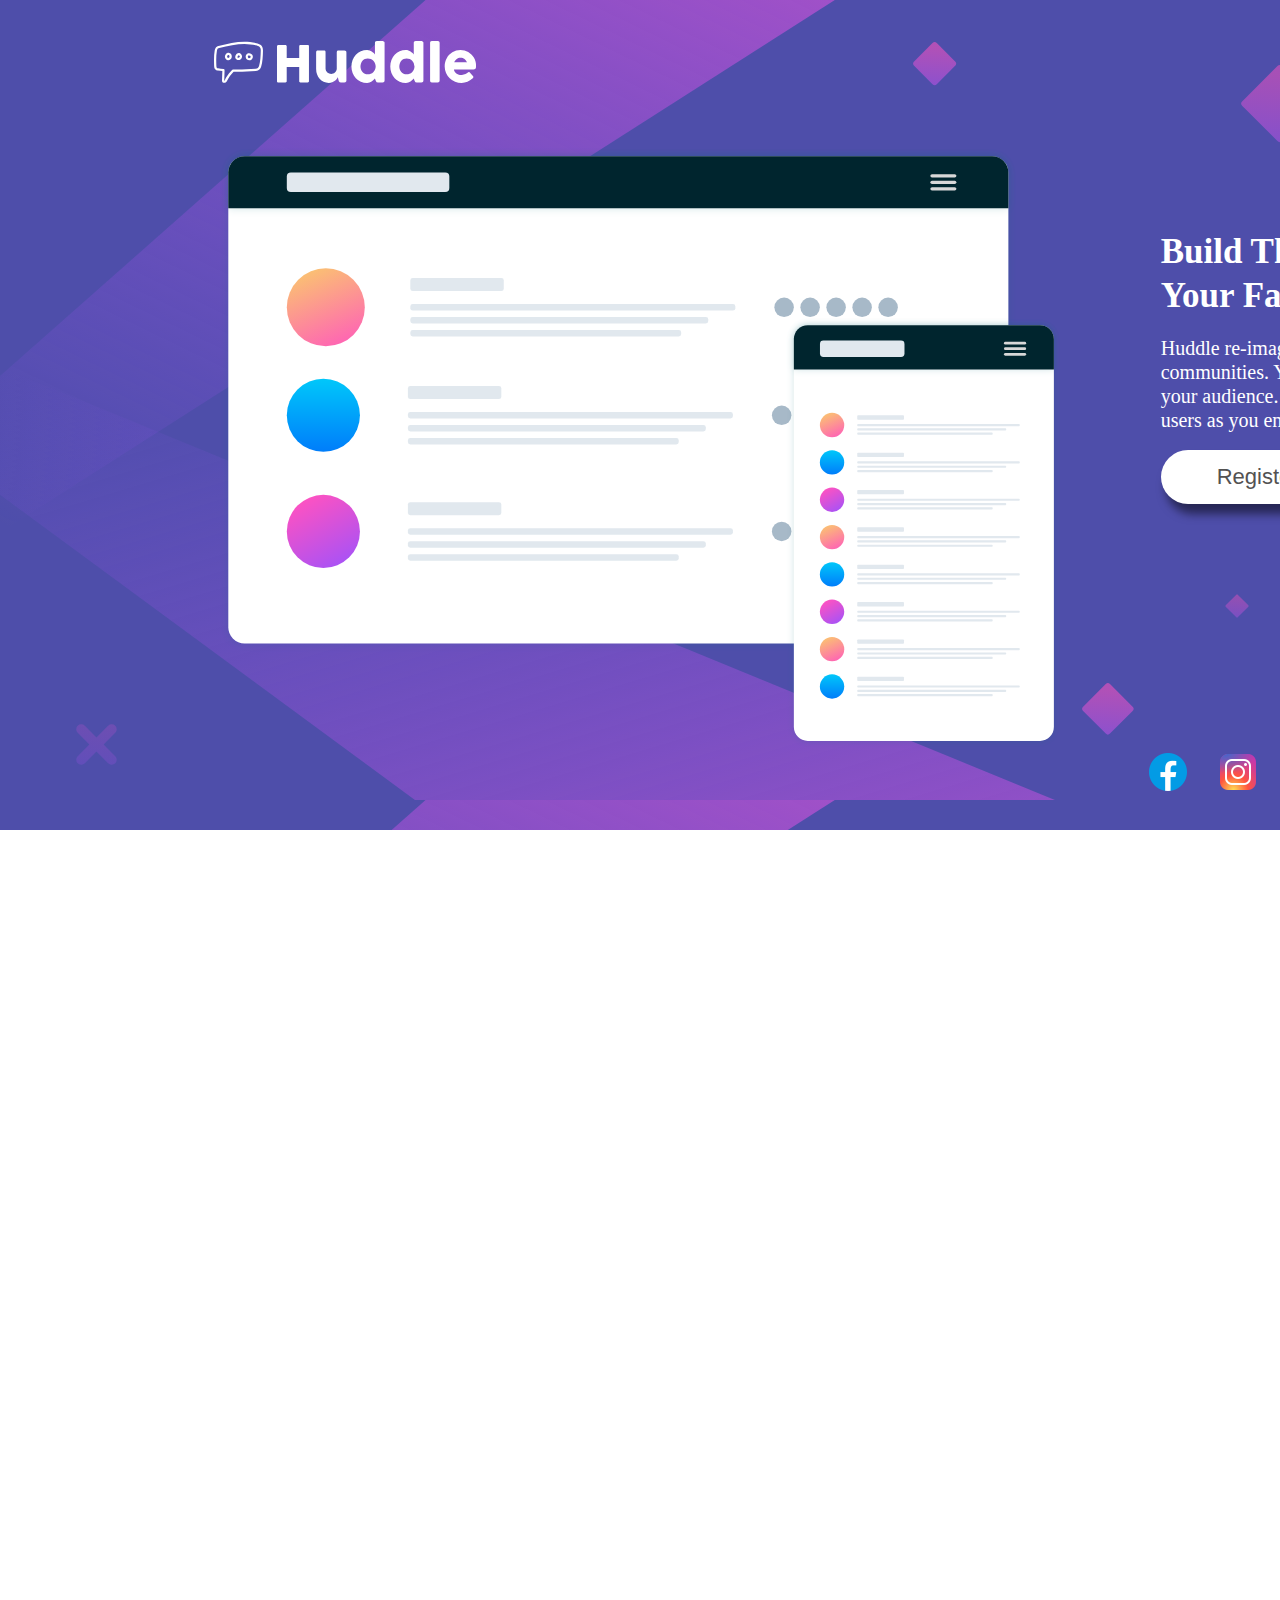
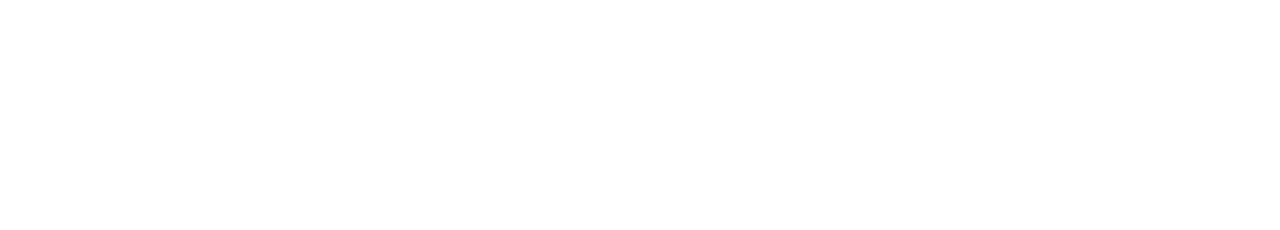
<file: huddle-landing-page-with-single-introductory-section-master/index.html>
<!DOCTYPE html>
<html lang="en">
<head>
  <meta charset="UTF-8">
  <meta name="viewport" content="width=device-width, initial-scale=1.0"> <!-- displays site properly based on user's device -->

  <!-- <link rel="icon" type="image/png" sizes="32x32" href="./images/favicon-32x32.png"> -->
  
  <title>Frontend Mentor | Huddle landing page with single introductory section</title>

  <!-- Feel free to remove these styles or customise in your own stylesheet 👍 -->
  <style>
    .attribution { font-size: 11px; text-align: center; }
    .attribution a { color: hsl(228, 45%, 44%); }

    *{
      padding:0;
      margin:0;
      box-sizing: border-box;
    }

    body{
      padding-bottom: 1000px;
    }

    

    .nav-bar img{
      margin-left:200px;
      margin-top:27px;
      height: 70px;
    }
    .container{
      background-image: url("images/bg-desktop.svg");
      background-color: rgb(78, 78, 170);
      height:830px;
      width:100%;
      display: flex;
      flex-direction: column;
      /* padding:28px; */
      /* margin:px; */
    }

    /* content section */
    .content-section{
      /* border: 2px solid red; */
      display: flex;
      flex-direction: row;
      margin-left: 120px;
      margin-top:29px;
    }

    .content-section img{
      height: 600px;
      margin-top:18px;
      margin-left:100px;
    }


    .content-section-desc{
      /* border: 1px solid red; */
      width:500px;
      height: 320px;
      display: flex;
      flex-direction: column;
      margin-top: 100px;
      margin-left: 100px;
    }

    .content-section-desc-heading h1{
      width: 360px;
      color:white;
      font-size: 35px;
      font-weight: 700;
      line-height: 44px;
      margin-bottom: 18px;
    }

    .content-section-desc-foot p{
      font-size: 20px;
      color: white;
      line-height: 24px;
      margin-bottom: 18px;
    }


    /* box shadow in this button */
    .content-section-desc-foot button{
      padding:14px 56px;
      font-size:22px;
      background-color: white;
      font-weight: 100;
      color:rgb(83, 82, 82);
      border-radius: 33px;
      border:none;
      /* box-shadow: rgb(133, 128, 128); */
      box-shadow: 5px 10px 10px rgb(0, 0, 0,0.5);

    }

    .footer-section{
      display: flex;
      justify-content: end;
      gap:22px;
      width:300px;
      margin-left:85%;
      /* border:1px solid red; */
    }


    .footer-section {
      display: flex;
      justify-content: center;
      align-items: center;
    }

    .footer-section img{
      height:48px;
    }

    /* 455 px for mobile devices */
    /* 455 - 750 tablet */
    /* 750 -1080 ultra wide monitors */

    @media only screen and (max-width: 1110px) {
  body {
    padding-bottom: 0; /* Reset the excessive padding */
  }

  .nav-bar img {
    margin-left: 20px; /* Adjust margin for logo */
    margin-top: 10px;
    height: 50px;
  }

  .container {
    background-image: none; /* Remove background image on smaller screens */
    height: auto; /* Allow container height to adjust */
  }

  .content-section {
    flex-direction: column; /* Stack content vertically */
    margin-left: 20px; /* Adjust margin for content section */
    margin-top: 10px;
  }

  .content-section img {
    height: auto; /* Make image responsive */
    margin-left: 0; /* Center image */
    margin-bottom: 20px; /* Space between image and text */
  }

  .content-section-desc {
    width: 100%; /* Take full width on smaller screens */
    margin: 0 20px; /* Adjust margins */
  }

  .content-section-desc-heading h1 {
    width: 100%; /* Full width for heading */
    font-size: 28px; /* Decrease font size */
    line-height: 36px; /* Adjust line height */
    margin-bottom: 12px; /* Adjust spacing */
  }

  .content-section-desc-foot {
    margin-bottom: 20px; /* Space between text and button */
  }

  .footer-section {
    justify-content: center; /* Center align footer icons */
    margin-left: 0; /* Reset margin */
  }

  .footer-section img {
    height: 40px; /* Adjust footer icon size */
    margin: 0 10px; /* Adjust spacing between icons */
  }

  .content-section-desc-foot button {
    padding: 12px 40px; /* Adjust button padding */
    font-size: 18px; /* Decrease button font size */
  }
}

  </style>
</head>
<body>

  <!-- main div -->
  <div class="container">
    <!-- nav bar logo section -->
    <div class="nav-bar">
      <img src="images/logo.svg" alt="logo image" height="50px">
    </div>

    <!-- content section -->
    <div class="content-section">
      <img src="images/illustration-mockups.svg" alt="image-landing-page" >
      <div class="content-section-desc">

        <div class="content-section-desc-heading">
          <h1>Build The Community Your Fans Will Love</h1>
        </div>  

        <div class="content-section-desc-foot">
          <p>  Huddle re-imagines the way we build communities. You have a voice, but so does your audience. 
            Create connections with your users as you engage in genuine discussion. </p>
            <button>Register</button>
        </div>
      </div>
    </div>

    <!-- footer links -->
    <div class="footer-section">
      <img src="images/download.png" alt="facebook logo">
      <img src="images/download (1).png" alt="instagram logo">
      <img src="images/download (2).png" alt="x logo" >
    </div>
  </div>


<!-- <footer>
    <p class="attribution">
      Challenge by <a href="https://www.frontendmentor.io?ref=challenge" target="_blank">Frontend Mentor</a>. 
      Coded by <a href="#">ashish karki</a>.
    </p>
  </footer>  -->
</body>
</html>
</file>
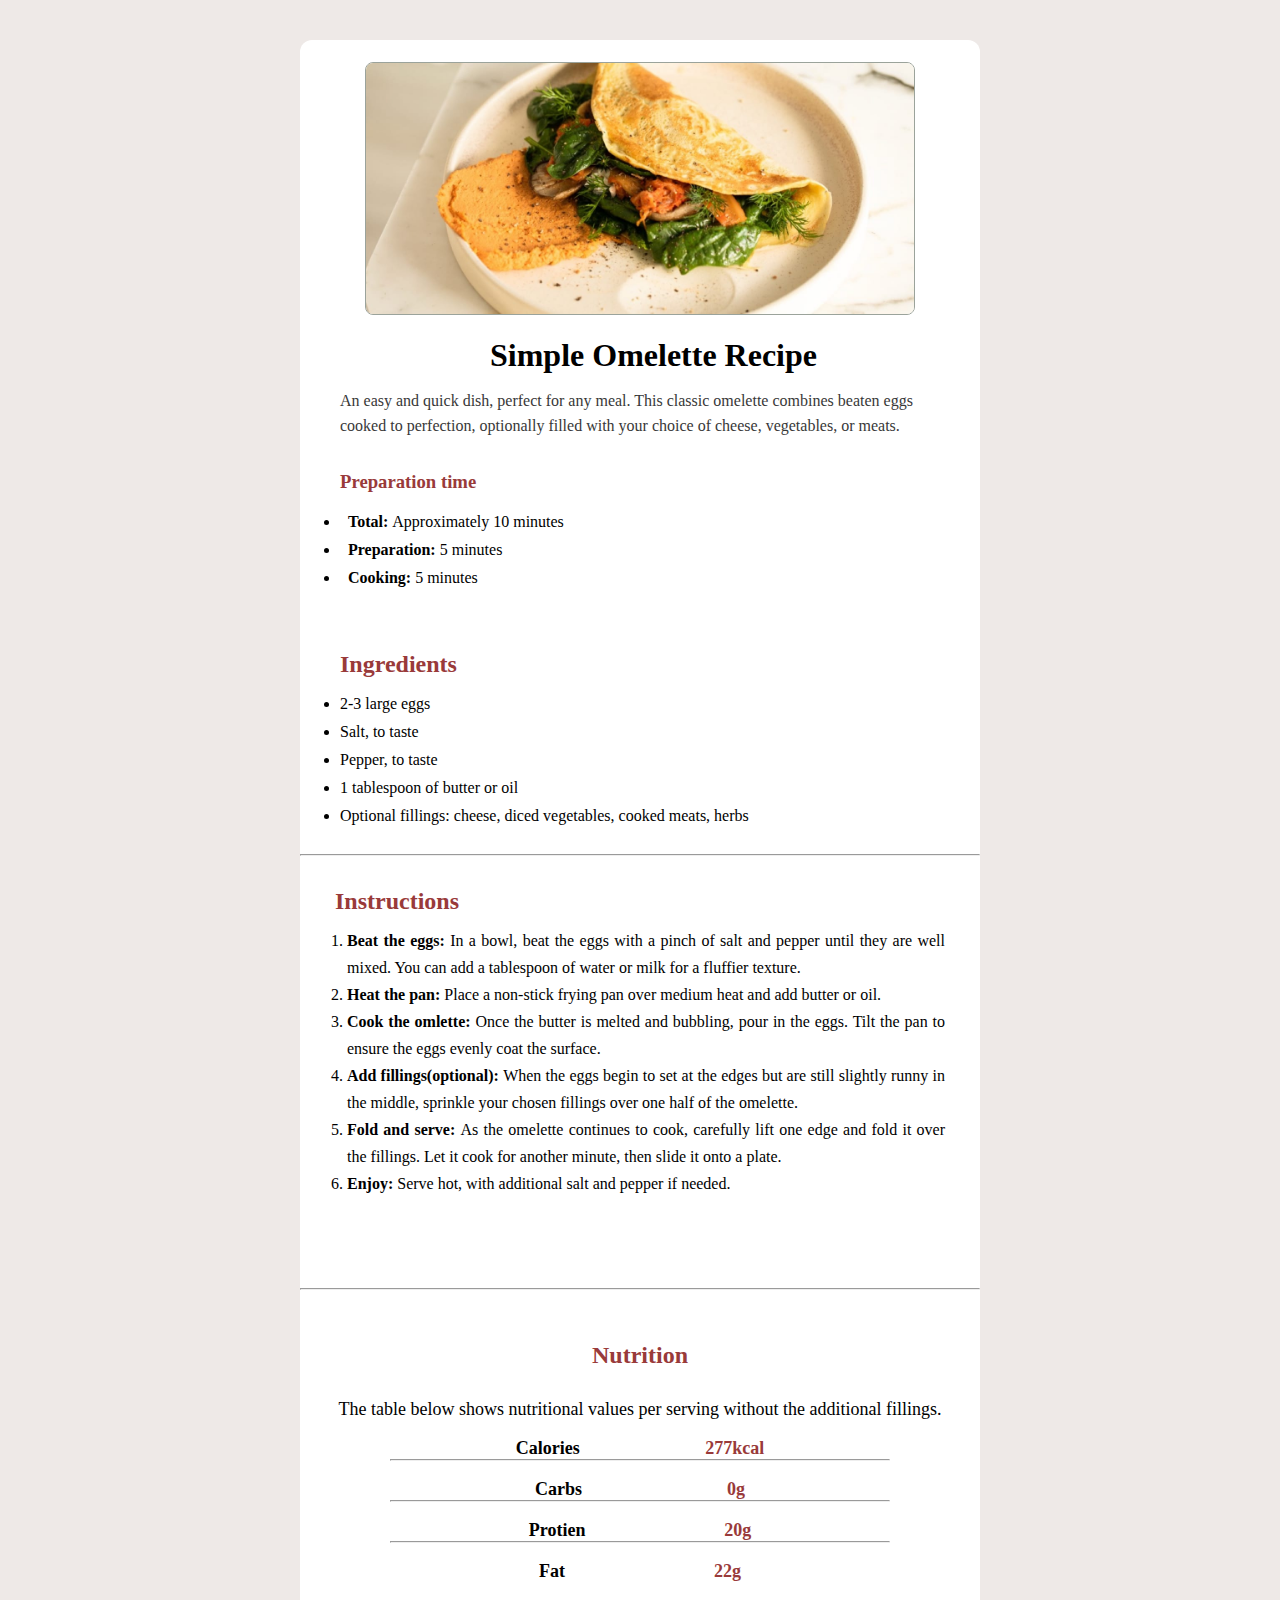
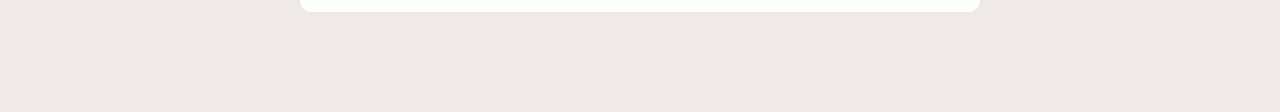
<file: recipe-page-main/index.html>
<!DOCTYPE html>
<html lang="en">
<head>
  <meta charset="UTF-8">
  <meta name="viewport" content="width=device-width, initial-scale=1.0"> <!-- displays site properly based on user's device -->

  <link rel="icon" type="image/png" sizes="32x32" href="./assets/images/favicon-32x32.png">
  
  <title>Frontend Mentor | Recipe page</title>
  <link rel="preconnect" href="https://fonts.googleapis.com">
<link rel="preconnect" href="https://fonts.gstatic.com" crossorigin>
<link href="https://fonts.googleapis.com/css2?family=Young+Serif&display=swap" rel="stylesheet">

  <!-- Feel free to remove these styles or customise in your own stylesheet 👍 -->

  <link rel="stylesheet" href="style.css">
</head>
<body>
  <div class="container">
    <img class="omlette-image" src="assets/images/image-omelette.jpeg" alt="omelette images">
    <!-- below image -->
    <div class="container-desc">
      <h1>  Simple Omelette Recipe</h1>
      <p> An easy and quick dish, perfect for any meal. This classic omelette combines beaten eggs cooked 
        to perfection, optionally filled with your choice of cheese, vegetables, or meats.</p>
    </div>
   
    <div class="container-preparation_time">
        <h3>  Preparation time</h3>
        <div>
          <li><span class="prep-title">Total: </span> Approximately 10 minutes </li> 
          <li><span class="prep-title">Preparation: </span> 5 minutes</li>
          <li><span class="prep-title">Cooking: </span> 5 minutes</li>
        </div>
    </div>

    <!-- ingredients container -->
    <div class="ingredients-container">
      <h2>Ingredients</h2>
      <li> 2-3 large eggs</li>
      <li>Salt, to taste</li>
      <li>Pepper, to taste</li>
      <li>1 tablespoon of butter or oil</li>
      <li>Optional fillings: cheese, diced vegetables, cooked meats, herbs</li>
    </div>
    <hr style="margin-top: 22px;">
    <!-- instructions container -->
      <div class="instructions-container">
        <h2>Instructions</h2>
        <ol type="1"> 
          <li><span>Beat the eggs: </span>In a bowl, beat the eggs with a pinch of salt and pepper until they are well mixed. 
            You can add a tablespoon of water or milk for a fluffier texture.</li>
          <li><span>Heat the pan: </span> Place a non-stick frying pan over medium heat and add butter or oil.</li>
          <li><span>Cook the omlette: </span>Once the butter is melted and bubbling, pour in the eggs. Tilt the pan to ensure 
            the eggs evenly coat the surface.</li>
          <li><span>Add fillings(optional): </span> When the eggs begin to set at the edges but are still slightly runny in the 
            middle, sprinkle your chosen fillings over one half of the omelette.</li>
          <li><span>Fold and serve: </span> As the omelette continues to cook, carefully lift one edge and fold it over the 
            fillings. Let it cook for another minute, then slide it onto a plate.
          </li>
          <li><span>Enjoy: </span>Serve hot, with additional salt and pepper if needed.
          </li>
        </ol>
         
      </div>
      <hr>

      <!-- nutrition container -->
      <div class="nutrition-container">
        <h2>Nutrition</h2>
        <p>The table below shows nutritional values per serving without the additional fillings.</p>
        <div class="nutrition-container-desc">
          <p>Calories <span>277kcal</span></p>
          <hr>
          <p>Carbs <span>0g</span></p>
          <hr>
          <p>Protien <span>20g</span></p>
          <hr>
          <p>Fat <span>22g</span></p>
        </div>
     
      
      </div>
  </div>

</body>
</html>
</file>
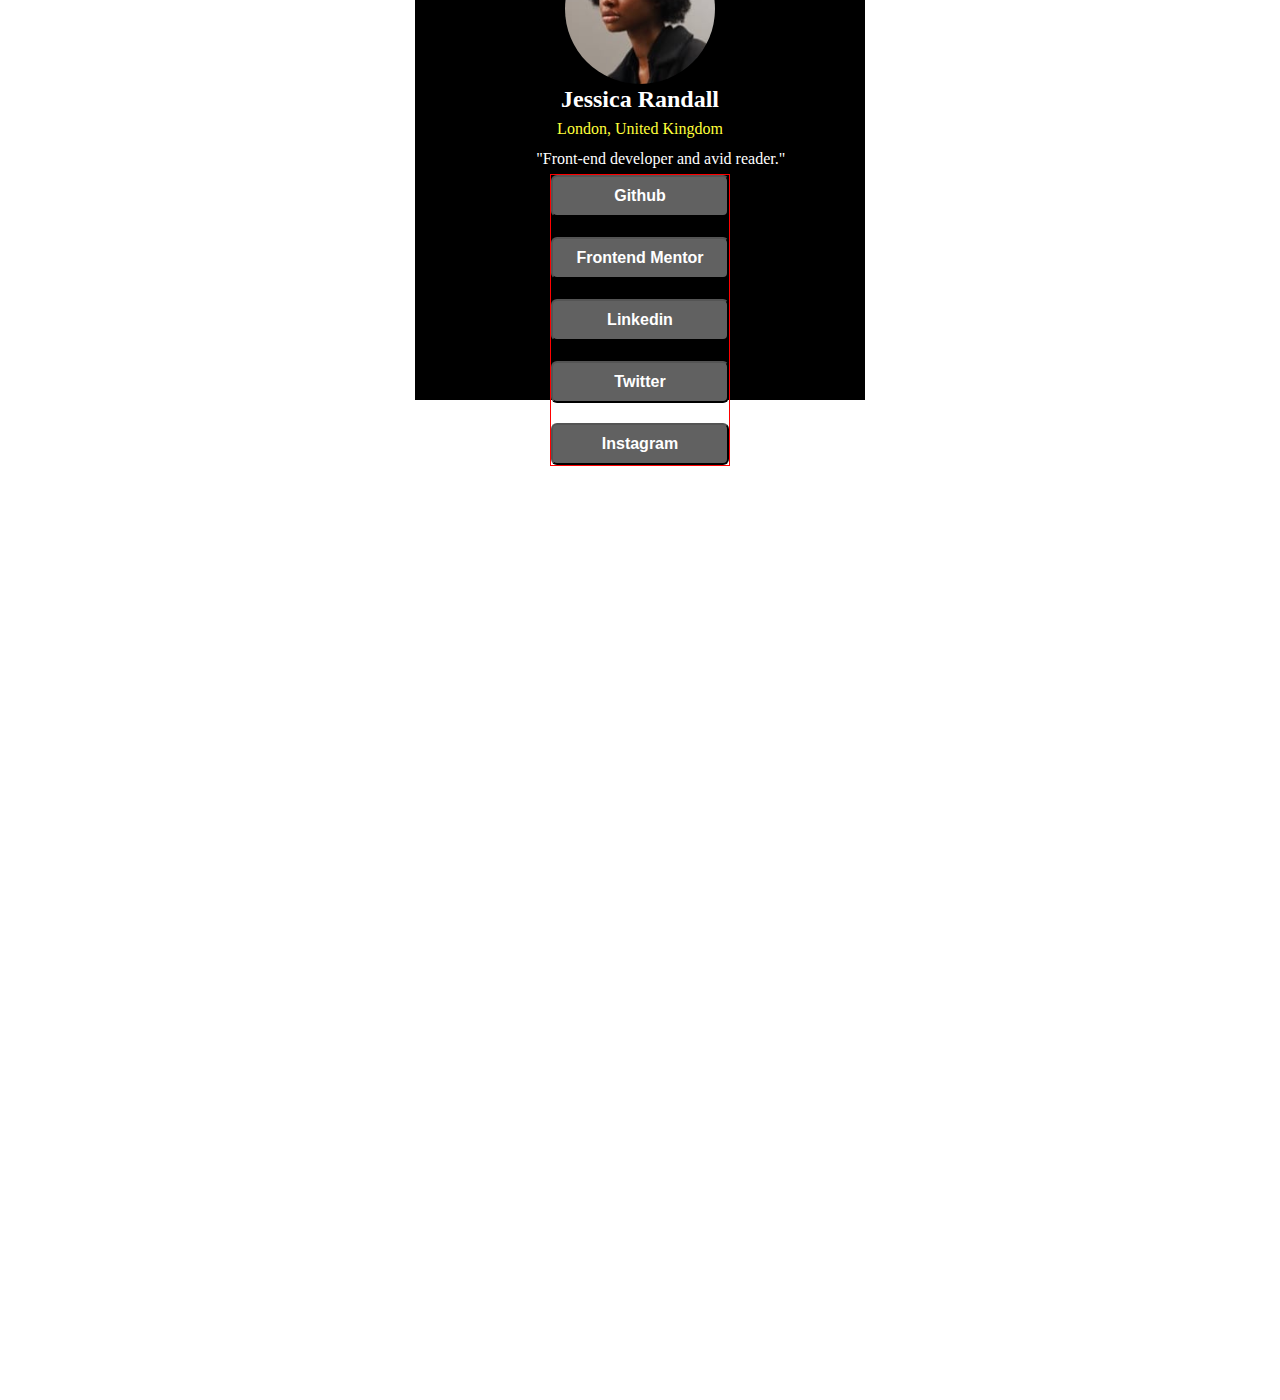
<file: social-links-profile-main/index.html>
<!DOCTYPE html>
<html lang="en">
<head>
  <meta charset="UTF-8">
  <meta name="viewport" content="width=device-width, initial-scale=1.0"> <!-- displays site properly based on user's device -->

  <link rel="icon" type="image/png" sizes="32x32" href="./assets/images/favicon-32x32.png">
  <link rel="stylesheet" href="index.css">
  <title>Frontend Mentor | Social links profile</title>

  <!-- Feel free to remove these styles or customise in your own stylesheet 👍 -->
  <style>
    .attribution { font-size: 11px; text-align: center; }
    .attribution a { color: hsl(228, 45%, 44%); }


    body{
      display: flex;
      justify-content: center;
      align-items: center;
      padding-bottom:1000px;
    }
    .container{
      background-color: black;
      height:400px;
      width:450px;
      line-height: 30px;
    }

    .container,.container-profile{
      display: flex;
      flex-direction: column;
      justify-content: center;
      align-items: center;
    }
    .container-profile{
      /* border:1px solid red; */
      display: flex;
      flex-direction: column;
      justify-content: center;
      align-items: center;
    }

    .container-profile img{
      border-radius: 100px;
      border:none;
      height:150px;
    }

    .container-profile-desc{
      /* border:1px solid green; */
      display: flex;
      flex-direction: column;
      justify-content: center;
      align-items: center;
    }

    .container-profile-desc h2{
      color:white;
    }

    .container-profile-desc p{
      color:rgb(255, 255, 58);
    }

    /* desc */
    .container-about{
      color:white;
      width:320px;
      margin-left: 25%;
      /* margin-right: auto; */
      /* border:2px solid green; */
    }

    /* butttons */
    .btn-style{
      display: flex;
      flex-direction: column;
      /* justify-content: center;
      align-items: center; */
      gap:20px;
      width:180px;
      border:1px solid red;
    }

    .btn-style button{
      padding:10px;
      background-color: rgb(97, 97, 97);
       font-weight: 700;
       font-size:16px;
       border-radius: 6px;
       color:white;

    }
  </style>
</head>
<body>
  <div class="container">
    <!-- profile and name , address -->
    <div class="container-profile">
     <img src="assets/images/avatar-jessica.jpeg" alt="profile picture">
      <div class="container-profile-desc">
        <h2>Jessica Randall</h2>
        <p>London, United Kingdom</p>
      </div>
    </div>

    <!-- description -->
     <div class="container-about">
      <p>
        "Front-end developer and avid reader."
      </p>
     </div>

     <div class="btn-style">
       <!-- links buttons -->
      <button>Github </button>
      <button >Frontend Mentor</button>
      <button>Linkedin</button>
      <button>Twitter</button>
      <button >Instagram</button>
     </div>
    

  </div>

  <!-- Jessica Randall
  London, United Kingdom


  GitHub
  Frontend Mentor
  LinkedIn
  Twitter
  Instagram
   -->
  <!-- <div class="attribution">
    Challenge by <a href="https://www.frontendmentor.io?ref=challenge" target="_blank">Frontend Mentor</a>. 
    Coded by <a href="#">Your Name Here</a>.
  </div> -->
</body>
</html>
</file>
<file: recipe-page-main/style.css>
*{
margin: 0;
padding: 0;    
box-sizing: border-box;

}

.attribution { font-size: 11px; text-align: center; }
.attribution a { color: hsl(228, 45%, 44%); }


.young-serif-regular {
font-family: "Young Serif", serif;
font-weight: 400;
font-style: normal;
}

body{
padding-bottom: 100px;
background-color: rgb(238, 233, 231);
}
.container{
display: flex;
flex-direction: column;
margin-top:40px;
width:680px;
margin-left: auto;
margin-right: auto;
background-color: white;
border-radius: 12px;
}
.omlette-image{
border:1px solid rgb(155, 163, 155);
border-radius: 8px;
width:550px;
margin:22px auto 22px auto;
}

.container-desc{
width:600px;
margin-left:auto;
margin-right: auto;
margin-bottom: 30px;
}

.container-desc h1{
margin-left:25%;
margin-bottom:14px;
}

.container-desc p{
line-height: 25px;
color:rgb(56, 56, 56);
font-weight:400;
font-size: 16px;
}

.container-preparation_time ,.ingredients-container{
height:150px;
width:600px;
display: flex;
flex-direction: column;
margin-left:48px;
line-height: 28px;
margin-bottom: 32px;
margin-left:auto;
margin-right: auto;
}

.container-preparation_time h3,.ingredients-container h2,.instructions-container h2,.nutrition-container h2{
color:rgb(153, 58, 58);
margin-bottom: 12px;
}

.prep-title{
font-weight: bold;
margin-left:8px;
}

.instructions-container{
height:400px;
width:610px;
margin-left: auto;
margin-right: auto;
margin-top: 32px;
display: flex;
flex-direction: column;
text-align: justify;
}

.instructions-container span{
font-weight: bold;
}

.instructions-container li{
line-height: 27px;
margin-left:12px;

}

.nutrition-container{
margin-top: 22px;
height: 300px;
display: flex;
justify-content: center;
align-items: center;
flex-direction: column;
}

.nutrition-container p{
font-size: 18px;
margin-top: 18px;

}

.nutrition-container-desc span{
color:rgb(153, 58, 58);
font-weight: 700;
}

.nutrition-container-desc{
width:200px;
display: flex;
flex-direction: column;
justify-content: center;

width:500px;
}

.nutrition-container-desc p{

display: flex;

/* gap:200px; */
align-items: start;
font-weight: 700;
justify-content:space-evenly;
text-align: start;

}
</file>
<file: social-links-profile-main/index.css>
*{
    padding:0;
    margin:0;
    box-sizing: border-box;
}
</file>
